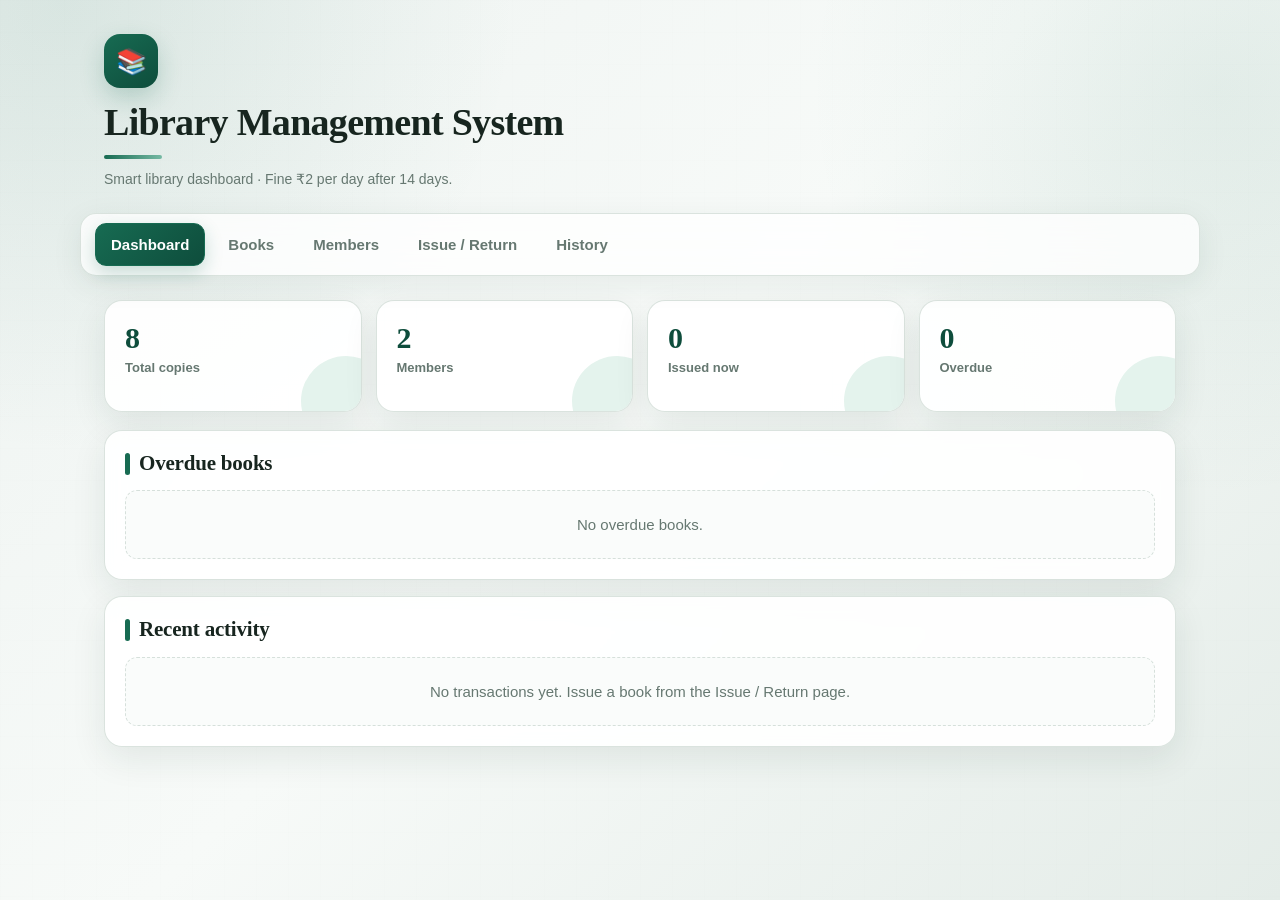
<file: index.html>
<!DOCTYPE html>
<html lang="en"><head><meta charset="utf-8"><meta name="viewport" content="width=device-width, initial-scale=1"><title>Dashboard - Library Management System</title><link rel="stylesheet" href="style.css"></head>
<body data-page="index.html"><script src="app.js"></script></body></html>
</file>
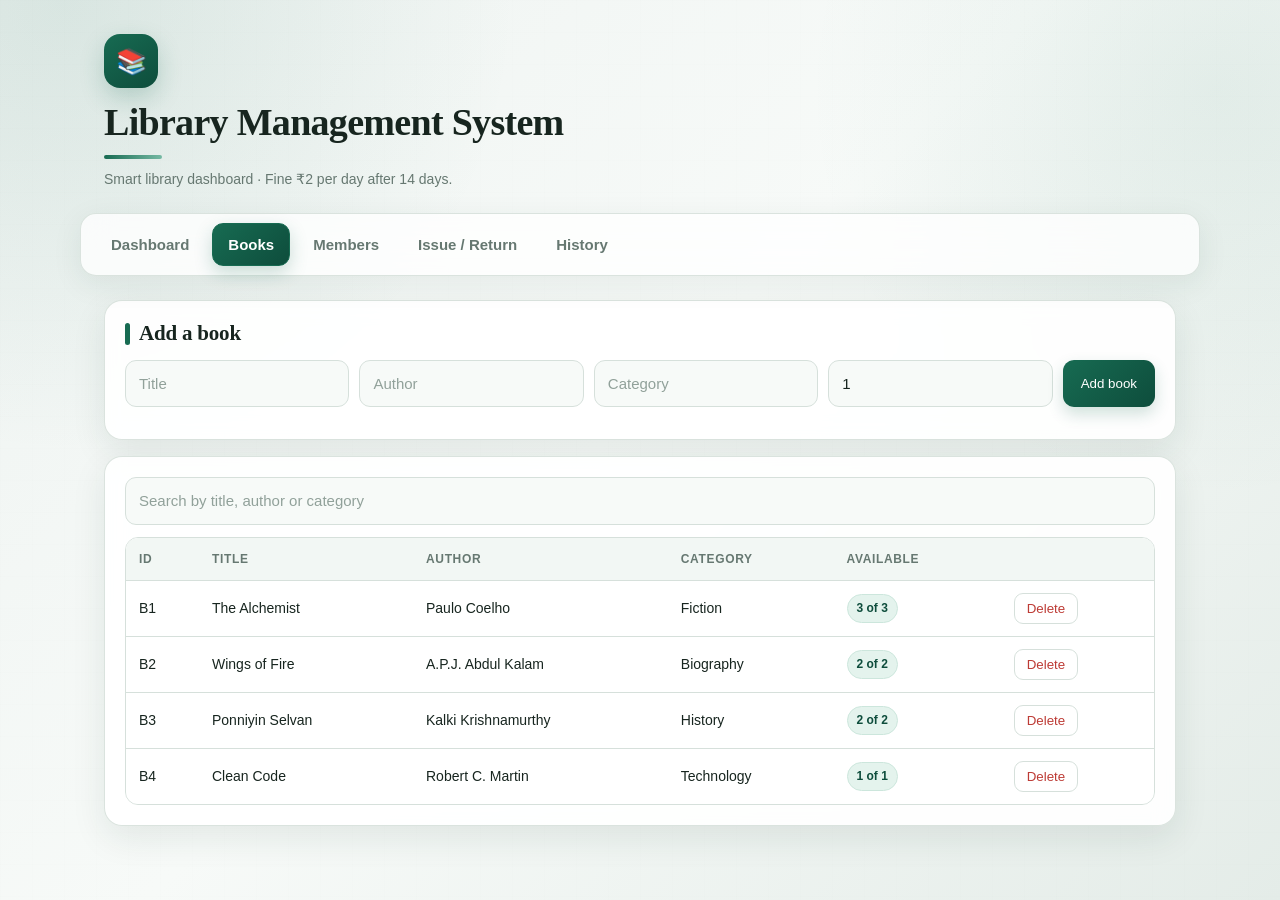
<file: books.html>
<!DOCTYPE html>
<html lang="en"><head><meta charset="utf-8"><meta name="viewport" content="width=device-width, initial-scale=1"><title>Books - Library Management System</title><link rel="stylesheet" href="style.css"></head>
<body data-page="books.html"><script src="app.js"></script></body></html>
</file>
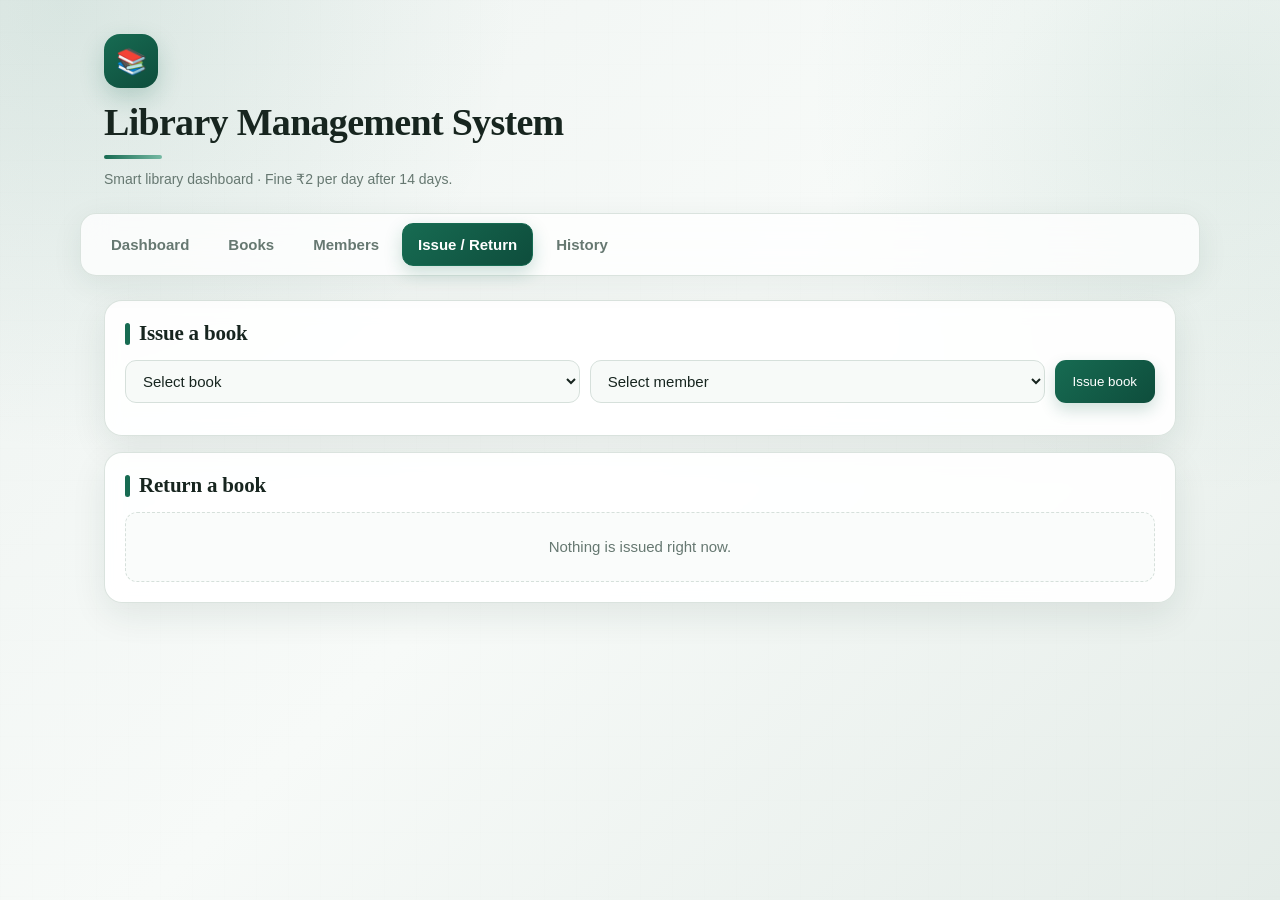
<file: circulation.html>
<!DOCTYPE html>
<html lang="en"><head><meta charset="utf-8"><meta name="viewport" content="width=device-width, initial-scale=1"><title>Issue / Return - Library Management System</title><link rel="stylesheet" href="style.css"></head>
<body data-page="circulation.html"><script src="app.js"></script></body></html>
</file>
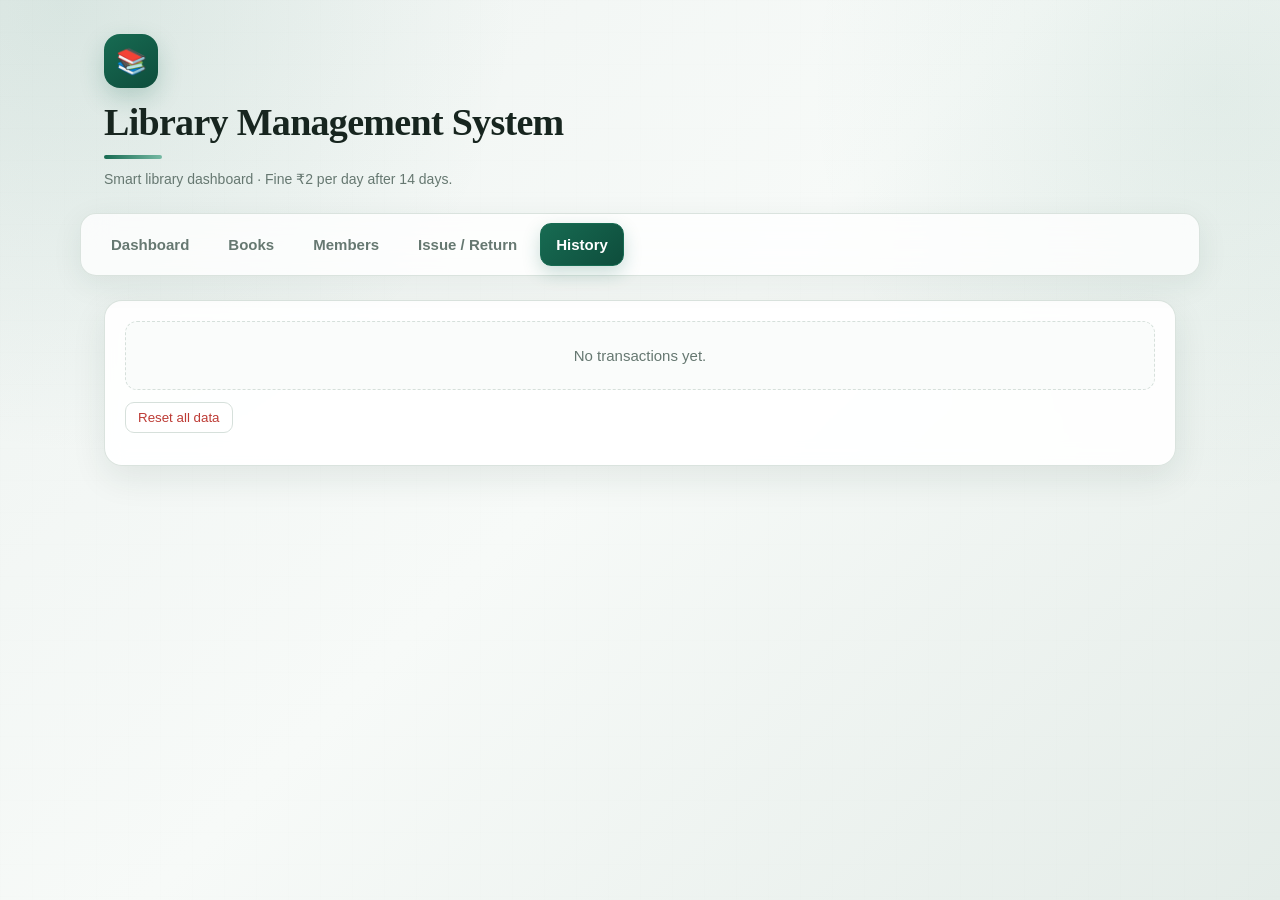
<file: history.html>
<!DOCTYPE html>
<html lang="en"><head><meta charset="utf-8"><meta name="viewport" content="width=device-width, initial-scale=1"><title>History - Library Management System</title><link rel="stylesheet" href="style.css"></head>
<body data-page="history.html"><script src="app.js"></script></body></html>
</file>
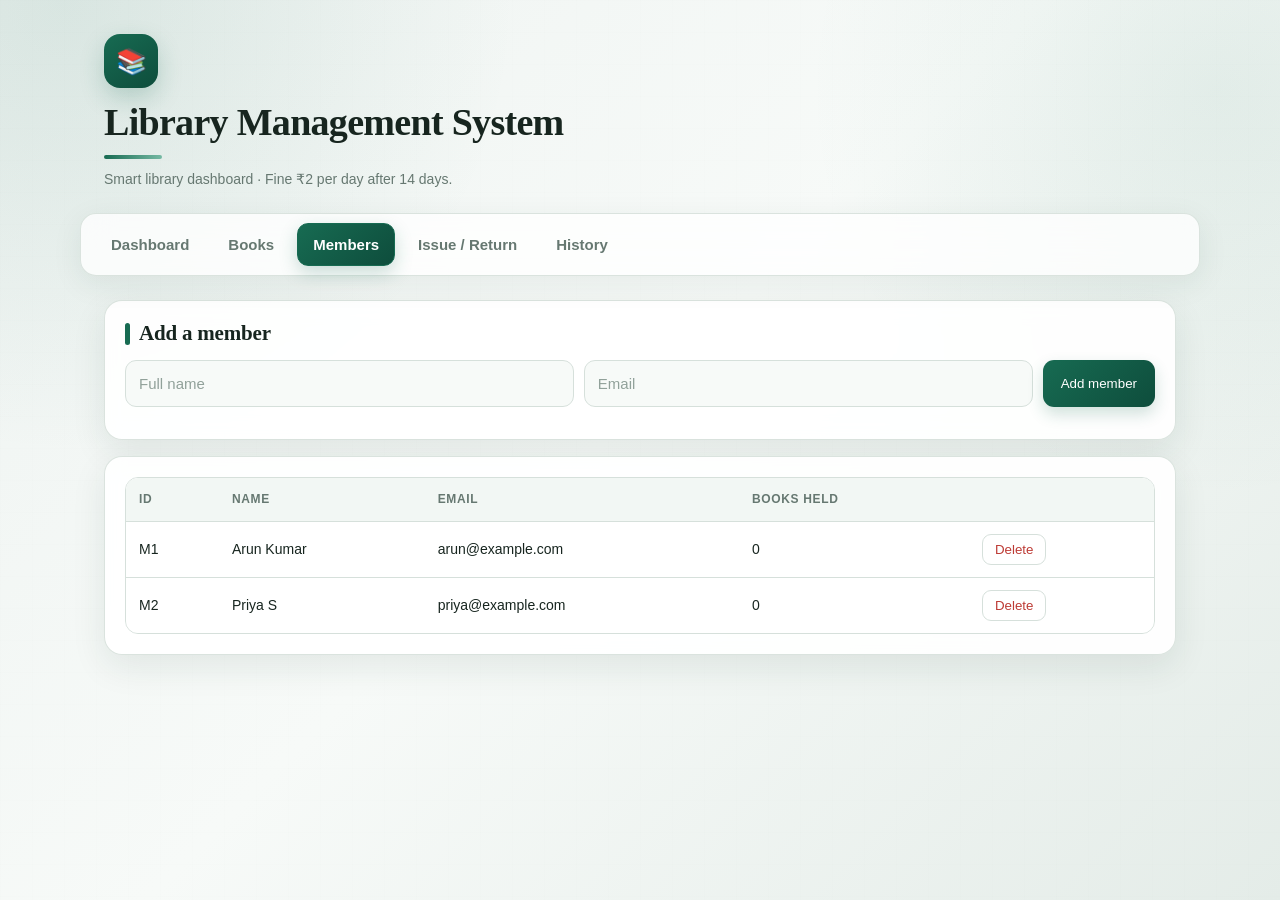
<file: members.html>
<!DOCTYPE html>
<html lang="en"><head><meta charset="utf-8"><meta name="viewport" content="width=device-width, initial-scale=1"><title>Members - Library Management System</title><link rel="stylesheet" href="style.css"></head>
<body data-page="members.html"><script src="app.js"></script></body></html>
</file>
<file: style.css>
:root{
  --bg:#eef3f1;
  --bg2:#e4ece8;
  --card:rgba(255,255,255,.92);
  --ink:#17251f;
  --mute:#667871;
  --line:#d6e0db;
  --acc:#176b52;
  --acc2:#e4f3ed;
  --acc3:#0e4d3c;
  --bad:#bd3b35;
  --shadow:0 12px 35px rgba(25,55,45,.09);
  --shadow2:0 20px 55px rgba(25,55,45,.13);
}
*{box-sizing:border-box}
html{scroll-behavior:smooth}
body{
  margin:0;min-height:100vh;
  background:
    radial-gradient(circle at 5% 0%,rgba(23,107,82,.10),transparent 30%),
    radial-gradient(circle at 95% 10%,rgba(33,119,93,.08),transparent 28%),
    linear-gradient(135deg,var(--bg),#f7faf8 48%,var(--bg2));
  color:var(--ink);
  font:15px/1.55 "Segoe UI",Roboto,Arial,sans-serif;
}
body:before{
  content:"";position:fixed;inset:0;pointer-events:none;opacity:.32;
  background-image:linear-gradient(rgba(23,107,82,.025) 1px,transparent 1px),linear-gradient(90deg,rgba(23,107,82,.025) 1px,transparent 1px);
  background-size:32px 32px;
}
header{
  position:relative;max-width:1120px;margin:0 auto;padding:34px 24px 18px;
}
header:before{
  content:"📚";display:inline-grid;place-items:center;
  width:54px;height:54px;margin-bottom:14px;border-radius:16px;
  background:linear-gradient(145deg,var(--acc),var(--acc3));
  box-shadow:0 10px 25px rgba(23,107,82,.22);
  font-size:25px;
}
h1{
  margin:0;font:800 clamp(27px,4vw,38px)/1.08 Georgia,serif;
  letter-spacing:-.7px;
}
h1:after{
  content:"";display:block;width:58px;height:4px;margin-top:12px;border-radius:9px;
  background:linear-gradient(90deg,var(--acc),#75b9a3);
}
h2{font:750 21px/1.2 Georgia,serif;margin:0 0 14px;letter-spacing:-.2px}
header p{margin:10px 0 0;color:var(--mute);font-size:14px}

nav{
  position:sticky;top:10px;z-index:20;
  display:flex;gap:7px;max-width:1120px;margin:4px auto 24px;padding:9px 14px;
  flex-wrap:wrap;border:1px solid rgba(214,224,219,.9);border-radius:16px;
  background:rgba(255,255,255,.78);backdrop-filter:blur(16px);
  box-shadow:0 8px 30px rgba(30,65,53,.08);
}
nav a{
  position:relative;border:1px solid transparent;
  color:var(--mute);padding:9px 15px;border-radius:11px;text-decoration:none;
  font-weight:650;transition:.22s ease;
}
nav a:hover{background:var(--acc2);color:var(--acc);transform:translateY(-1px)}
nav a.on{
  color:#fff;background:linear-gradient(135deg,var(--acc),var(--acc3));
  border-color:var(--acc);box-shadow:0 7px 18px rgba(23,107,82,.22);
}

main{position:relative;max-width:1120px;margin:auto;padding:0 24px 55px}
.stats{display:grid;grid-template-columns:repeat(4,1fr);gap:14px;margin-bottom:18px}
.stat{
  position:relative;overflow:hidden;min-height:112px;
  background:var(--card);border:1px solid rgba(214,224,219,.9);border-radius:18px;
  padding:20px;box-shadow:var(--shadow);transition:.25s ease;
}
.stat:after{
  content:"";position:absolute;width:90px;height:90px;border-radius:50%;
  right:-30px;bottom:-35px;background:var(--acc2);
}
.stat:hover{transform:translateY(-4px);box-shadow:var(--shadow2)}
.stat b{position:relative;z-index:1;display:block;font:800 30px Georgia,serif;color:var(--acc3)}
.stat span{position:relative;z-index:1;color:var(--mute);font-size:13px;font-weight:600}

.panel{
  background:var(--card);border:1px solid rgba(214,224,219,.9);border-radius:18px;
  padding:20px;margin-bottom:16px;box-shadow:var(--shadow);
  backdrop-filter:blur(10px);
}
.panel h2{display:flex;align-items:center;gap:9px}
.panel h2:before{content:"";width:5px;height:22px;border-radius:8px;background:var(--acc)}

.row{display:flex;gap:10px;flex-wrap:wrap;margin-bottom:12px}
input,select{
  padding:11px 13px;border:1px solid var(--line);border-radius:11px;
  background:rgba(247,250,248,.9);color:var(--ink);font:inherit;flex:1 1 150px;min-width:0;
  transition:.2s ease;
}
input::placeholder{color:#91a19a}
input:hover,select:hover{border-color:#a9beb5}
input:focus,select:focus{
  outline:none;border-color:var(--acc);
  box-shadow:0 0 0 4px rgba(23,107,82,.10);background:#fff;
}
button{transition:.2s ease}
button.p{
  background:linear-gradient(135deg,var(--acc),var(--acc3));color:#fff;border:0;
  padding:11px 18px;border-radius:11px;cursor:pointer;font:700 14px inherit;
  box-shadow:0 7px 16px rgba(23,107,82,.20);
}
button.p:hover{transform:translateY(-2px);box-shadow:0 10px 22px rgba(23,107,82,.27)}
button.p:active{transform:translateY(0)}
button.s{
  background:#fff;border:1px solid var(--line);color:var(--ink);
  padding:7px 12px;border-radius:9px;cursor:pointer;font:650 13px inherit;
}
button.s:hover{border-color:var(--acc);color:var(--acc);background:var(--acc2);transform:translateY(-1px)}
button.d{color:var(--bad)}
button.d:hover{border-color:var(--bad);background:#fff1ef;color:var(--bad)}
:focus-visible{outline:3px solid rgba(23,107,82,.25);outline-offset:2px}

.tw{overflow-x:auto;border:1px solid var(--line);border-radius:13px}
table{width:100%;border-collapse:separate;border-spacing:0;min-width:620px;background:rgba(255,255,255,.55)}
th,td{text-align:left;padding:12px 13px;border-bottom:1px solid var(--line)}
th{
  color:var(--mute);font-size:12px;text-transform:uppercase;letter-spacing:.65px;
  background:#f2f7f4;font-weight:800;
}
th:first-child{border-top-left-radius:12px}
th:last-child{border-top-right-radius:12px}
tr:last-child td{border-bottom:0}
tbody tr{}
tr:hover td{background:#f8fbf9}
td{font-size:14px}
.tag{
  display:inline-block;padding:4px 9px;border-radius:999px;font-size:12px;font-weight:750;
  background:var(--acc2);color:var(--acc3);border:1px solid #cce6dc;
}
.tag.o{background:#fff3f1;border:1px solid #efc0bb;color:var(--bad)}
.empty{
  color:var(--mute);padding:22px;text-align:center;border:1px dashed var(--line);
  border-radius:12px;background:#fafcfb;
}
#msg{
  position:fixed;left:50%;bottom:24px;z-index:50;transform:translate(-50%,15px);
  background:#14241e;color:#fff;padding:12px 18px;border-radius:12px;
  box-shadow:0 14px 35px rgba(0,0,0,.22);display:none;font-weight:650;
  animation:toastIn .22s ease forwards;
}
@keyframes toastIn{to{transform:translate(-50%,0)}}

@media (prefers-color-scheme:dark){
  :root{--bg:#101916;--bg2:#15231e;--card:rgba(27,40,35,.94);--ink:#e8f1ed;--mute:#9aaca5;--line:#30423a;--acc:#5fc1a0;--acc2:#203b32;--acc3:#83d2b8;--shadow:0 12px 35px rgba(0,0,0,.22);--shadow2:0 20px 55px rgba(0,0,0,.30)}
  body{background:radial-gradient(circle at 5% 0%,rgba(35,128,99,.16),transparent 30%),linear-gradient(135deg,var(--bg),#101b17)}
  nav{background:rgba(20,31,27,.82);border-color:var(--line)}
  nav a{color:var(--mute)} nav a.on{color:#102019}
  input,select{background:#15221e;color:var(--ink)} input:focus,select:focus{background:#192a24}
  button.s{background:#17251f;color:var(--ink)}
  th{background:#1a2a24}
  tr:hover td{background:#17251f}
  .empty{background:#16231f}
}
@media(max-width:800px){
  .stats{grid-template-columns:repeat(2,1fr)}
  nav{top:5px;margin-left:12px;margin-right:12px}
}
@media(max-width:560px){
  header{padding:25px 16px 14px}
  main{padding:0 16px 40px}
  nav{margin:3px 10px 18px;padding:7px;gap:5px}
  nav a{flex:1 1 calc(50% - 5px);text-align:center;padding:9px 7px}
  .stats{grid-template-columns:1fr 1fr;gap:10px}
  .stat{padding:15px;min-height:96px}
  .stat b{font-size:25px}
  .panel{padding:15px;border-radius:15px}
  .row>*{flex-basis:100%}
  button.p{width:100%}
  table{min-width:570px}
}
</file>
